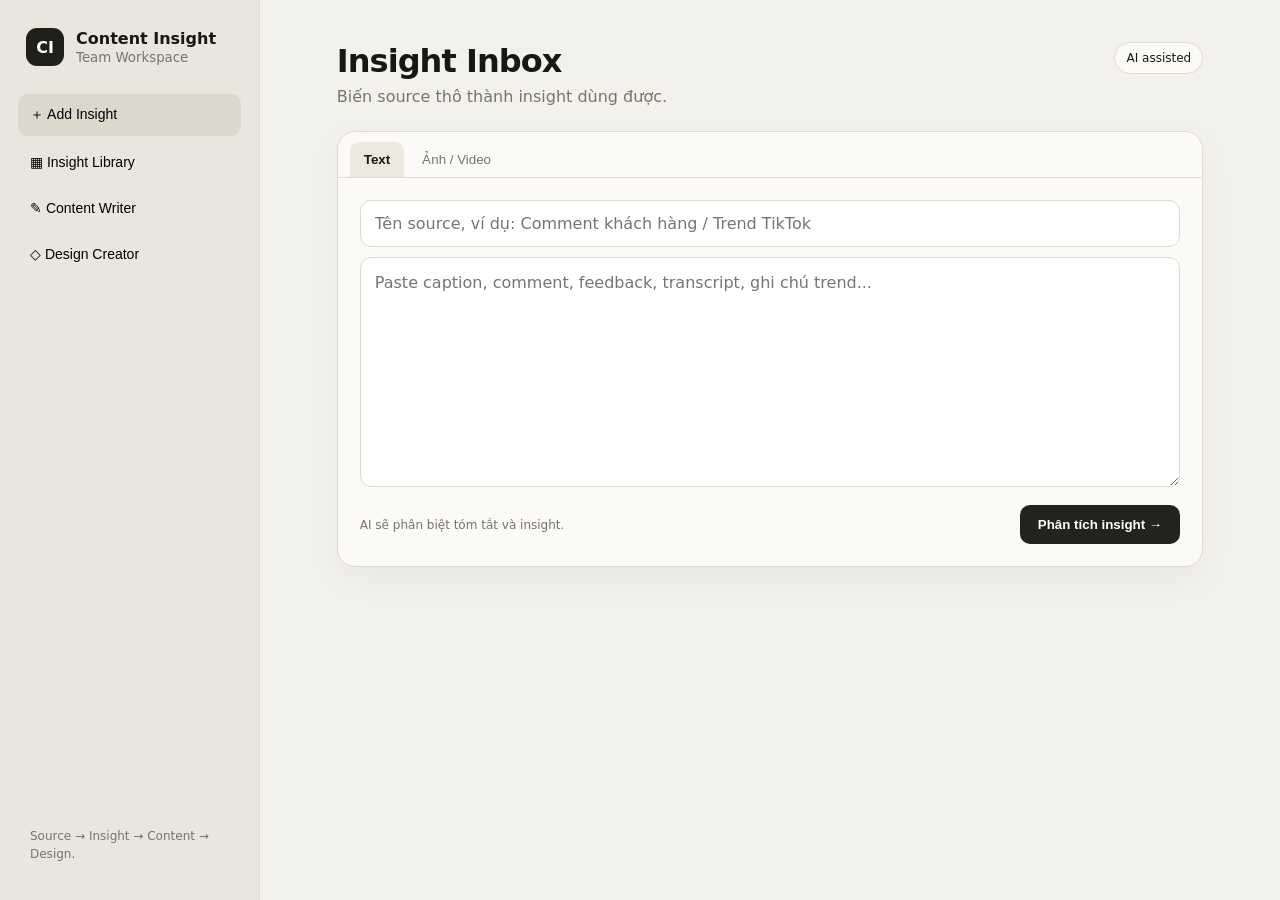
<file: index.html>
<!doctype html>
<html lang="vi">
<head>
<meta charset="utf-8"><meta name="viewport" content="width=device-width,initial-scale=1">
<title>Content Insight Hub</title><link rel="stylesheet" href="/static/app.css">
</head>
<body>
<div class="shell">
<aside>
  <div class="brand"><div class="logo">CI</div><div><b>Content Insight</b><small>Team Workspace</small></div></div>
  <nav>
    <button class="nav active" data-view="inbox">＋ Add Insight</button>
    <button class="nav" data-view="library">▦ Insight Library</button>
    <button class="nav" data-view="writer">✎ Content Writer</button>
    <button class="nav" data-view="design">◇ Design Creator</button>
  </nav>
  <div class="aside-note">Source → Insight → Content → Design.</div>
</aside>
<main>
<section id="inbox" class="view active">
<header><div><h1>Insight Inbox</h1><p>Biến source thô thành insight dùng được.</p></div><span class="pill">AI assisted</span></header>
<div class="card composer">
  <div class="tabs"><button class="tab active" data-tab="text">Text</button><button class="tab" data-tab="file">Ảnh / Video</button></div>
  <div id="tab-text" class="tabpane active">
    <input id="textName" class="title-input" placeholder="Tên source, ví dụ: Comment khách hàng / Trend TikTok">
    <textarea id="textInput" placeholder="Paste caption, comment, feedback, transcript, ghi chú trend..."></textarea>
    <div class="actions"><span class="hint">AI sẽ phân biệt tóm tắt và insight.</span><button class="primary" id="analyzeText">Phân tích insight →</button></div>
  </div>
  <div id="tab-file" class="tabpane">
    <label class="drop"><input id="fileInput" type="file" accept="image/*,video/*"><div class="drop-icon">↑</div><b>Thả ảnh hoặc video vào đây</b><span>Ảnh: OCR + hiểu hình ảnh · Video: transcript + phân tích frame</span></label>
    <div id="fileMeta" class="file-meta"></div>
    <div class="actions"><span class="hint">Video dài sẽ cần nhiều thời gian xử lý hơn.</span><button class="primary" id="analyzeFile">Upload & phân tích →</button></div>
  </div>
</div>
<div id="loading" class="loading hidden"><span></span><div><b>AI đang xử lý source…</b></div></div>
<div id="result"></div>
</section>

<section id="library" class="view">
<header><div><h1>Insight Library</h1><p>Kho insight chung cho cả team.</p></div></header>
<div class="toolbar"><input id="search" placeholder="Tìm insight, tag, source…"><button id="refresh">↻</button></div>
<div id="libraryGrid" class="library-grid"></div>
</section>

<section id="writer" class="view">
<header><div><h1>Content Writer</h1><p>Từ insight → tự viết ngay 2 phiên bản có thể đăng.</p></div><span class="pill">2 versions</span></header>
<div class="card section-card">
  <label class="field-label">Insight / ý chính</label>
  <textarea id="writerInsight" class="writer-textarea" placeholder="Paste insight hoặc bấm Viết content từ Insight Library…"></textarea>
  <div class="form-row">
    <div><label class="field-label">Nền tảng</label><select id="writerPlatform"><option>Facebook</option><option>TikTok</option><option>Instagram</option><option>Threads</option></select></div>
    <div><label class="field-label">Mục tiêu</label><select id="writerObjective"><option>Bán hàng</option><option>Tăng tương tác</option><option>Branding</option><option>Giáo dục</option></select></div>
  </div>
  <label class="field-label">Yêu cầu thêm</label>
  <textarea id="writerExtra" class="small-textarea" placeholder="Ví dụ: giọng gần gũi hơn, tránh dùng từ “nàng”, CTA inbox nhẹ, ưu tiên caption ngắn…"></textarea>
  <div class="actions"><span class="hint">Không tạo storytelling riêng.</span><button class="primary" id="generateContent">Tạo 2 phiên bản →</button></div>
</div>
<div id="writerLoading" class="loading hidden"><span></span><div><b>Đang viết content…</b></div></div>
<div id="writerResult" class="content-results"></div>
</section>

<section id="design" class="view">
<header><div><h1>Design Creator</h1><p>Ảnh ref Pinterest + ảnh bên mình + yêu cầu → design mới.</p></div><span class="pill">GPT Image</span></header>
<div class="card section-card">
  <div class="image-pair">
    <div><label class="field-label">1. Ảnh ref design Pinterest</label>
      <label class="image-drop"><input id="designRef" type="file" accept="image/*"><img id="refPreview"><div class="empty-preview"><b>＋ Upload reference</b><span>Layout / typography / mood</span></div></label>
    </div>
    <div><label class="field-label">2. Ảnh chụp bên mình</label>
      <label class="image-drop"><input id="designPhoto" type="file" accept="image/*"><img id="photoPreview"><div class="empty-preview"><b>＋ Upload ảnh chụp</b><span>Ảnh chính đưa vào design</span></div></label>
    </div>
  </div>
  <label class="field-label">3. Yêu cầu thiết kế</label>
  <textarea id="designInstruction" class="design-request" placeholder="Ví dụ: giữ tinh thần layout ref, thay ảnh chính bằng ảnh bên mình, text SUMMER SALE, tone beige premium…"></textarea>
  <div class="form-row"><div><label class="field-label">Tỷ lệ</label><select id="designSize"><option value="1024x1024">1:1 Square</option><option value="1024x1536">2:3 Vertical</option><option value="1536x1024">3:2 Horizontal</option></select></div></div>
  <div class="actions"><span class="hint">Không bê nguyên watermark/logo từ ref.</span><button class="primary" id="generateDesign">Tạo design →</button></div>
</div>
<div id="designLoading" class="loading hidden"><span></span><div><b>Đang tạo design…</b><small>Có thể mất vài chục giây.</small></div></div>
<div id="designResult"></div>
</section>
</main>
</div>
<script src="/static/app.js?v=2113"></script>
</body>
</html>
</file>
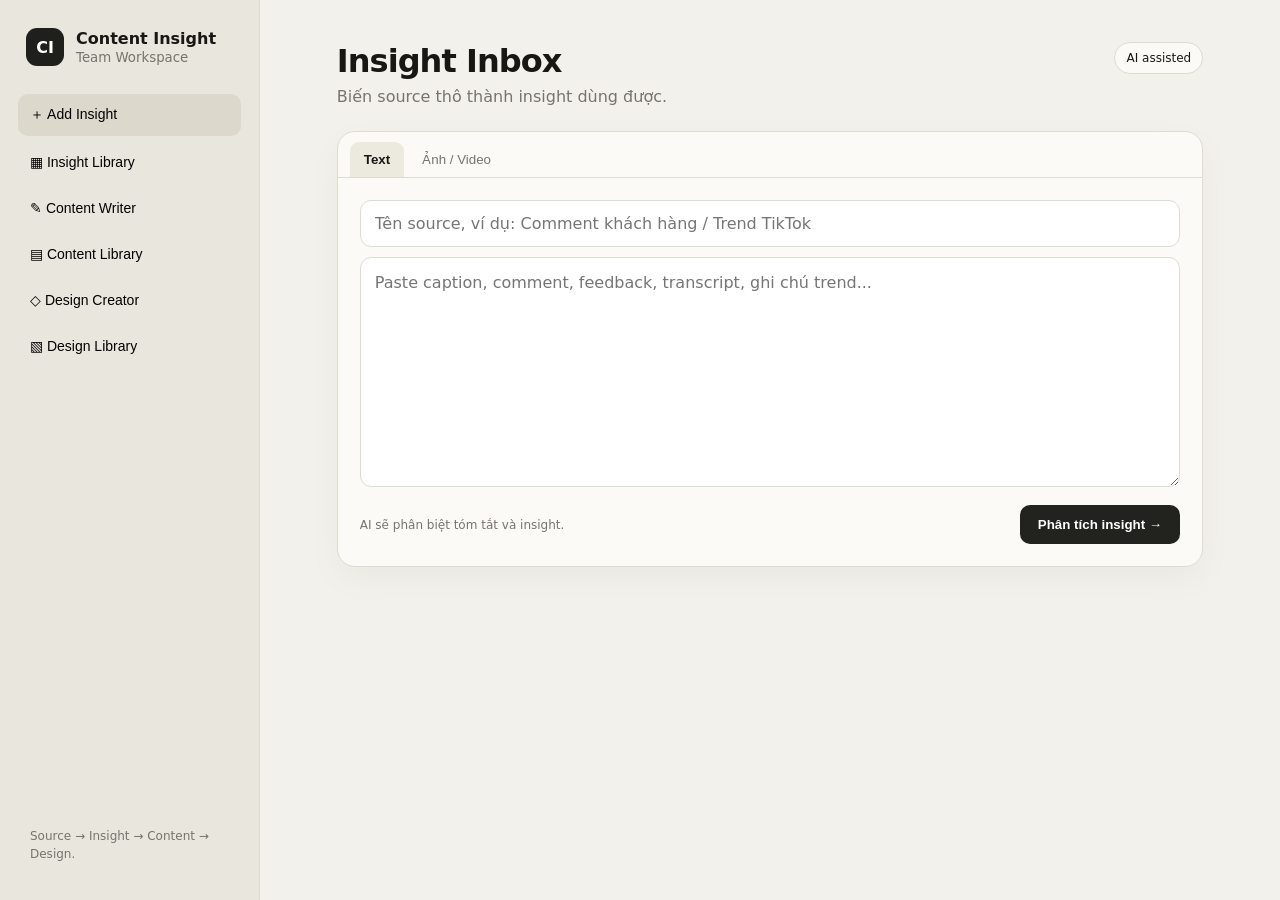
<file: templates/index.html>
<!doctype html>
<html lang="vi">
<head>
<meta charset="utf-8"><meta name="viewport" content="width=device-width,initial-scale=1">
<title>Content Insight Hub</title><link rel="stylesheet" href="/static/app.css">
</head>
<body>
<div class="shell">
<aside>
  <div class="brand"><div class="logo">CI</div><div><b>Content Insight</b><small>Team Workspace</small></div></div>
  <nav>
    <button class="nav active" data-view="inbox">＋ Add Insight</button>
    <button class="nav" data-view="library">▦ Insight Library</button>
    <button class="nav" data-view="writer">✎ Content Writer</button><button class="nav" data-view="contentlib">▤ Content Library</button>
    <button class="nav" data-view="design">◇ Design Creator</button><button class="nav" data-view="designlib">▧ Design Library</button>
  </nav>
  <div class="aside-note">Source → Insight → Content → Design.</div>
</aside>
<main>
<section id="inbox" class="view active">
<header><div><h1>Insight Inbox</h1><p>Biến source thô thành insight dùng được.</p></div><span class="pill">AI assisted</span></header>
<div class="card composer">
  <div class="tabs"><button class="tab active" data-tab="text">Text</button><button class="tab" data-tab="file">Ảnh / Video</button></div>
  <div id="tab-text" class="tabpane active">
    <input id="textName" class="title-input" placeholder="Tên source, ví dụ: Comment khách hàng / Trend TikTok">
    <textarea id="textInput" placeholder="Paste caption, comment, feedback, transcript, ghi chú trend..."></textarea>
    <div class="actions"><span class="hint">AI sẽ phân biệt tóm tắt và insight.</span><button class="primary" id="analyzeText">Phân tích insight →</button></div>
  </div>
  <div id="tab-file" class="tabpane">
    <label class="drop"><input id="fileInput" type="file" accept="image/*,video/*"><div class="drop-icon">↑</div><b>Thả ảnh hoặc video vào đây</b><span>Ảnh: OCR + hiểu hình ảnh · Video: transcript + phân tích frame</span></label>
    <div id="fileMeta" class="file-meta"></div>
    <div class="actions"><span class="hint">Video dài sẽ cần nhiều thời gian xử lý hơn.</span><button class="primary" id="analyzeFile">Upload & phân tích →</button></div>
  </div>
</div>
<div id="loading" class="loading hidden"><span></span><div><b>AI đang xử lý source…</b></div></div>
<div id="result"></div>
</section>

<section id="library" class="view">
<header><div><h1>Insight Library</h1><p>Kho insight chung cho cả team.</p></div></header>
<div class="toolbar"><input id="search" placeholder="Tìm insight, tag, source…"><button id="refresh">↻</button></div>
<div id="libraryGrid" class="library-grid"></div>
</section>

<section id="writer" class="view">
<header><div><h1>Content Writer</h1><p>Từ insight → tự viết ngay 2 phiên bản có thể đăng.</p></div><span class="pill">2 versions</span></header>
<div id="linkedContentNotice" class="linked-notice hidden"></div><div class="card section-card">
  <label class="field-label">Insight / ý chính</label>
  <textarea id="writerInsight" class="writer-textarea" placeholder="Paste insight hoặc bấm Viết content từ Insight Library…"></textarea>
  <div class="form-row">
    <div><label class="field-label">Nền tảng</label><select id="writerPlatform"><option>Facebook</option><option>TikTok</option><option>Instagram</option><option>Threads</option></select></div>
    <div><label class="field-label">Mục tiêu</label><select id="writerObjective"><option>Bán hàng</option><option>Tăng tương tác</option><option>Branding</option><option>Giáo dục</option></select></div>
  </div>
  <label class="field-label">Yêu cầu thêm</label>
  <textarea id="writerExtra" class="small-textarea" placeholder="Ví dụ: giọng gần gũi hơn, tránh dùng từ “nàng”, CTA inbox nhẹ, ưu tiên caption ngắn…"></textarea>
  <div class="actions"><span class="hint">Không tạo storytelling riêng.</span><button class="primary" id="generateContent">Tạo 2 phiên bản →</button></div>
</div>
<div id="writerLoading" class="loading hidden"><span></span><div><b>Đang viết content…</b></div></div>
<div id="writerResult" class="content-results"></div>
</section>


<section id="contentlib" class="view">
<header><div><h1>Content Library</h1><p>Content đã tạo; design tạo từ content sẽ nằm chung tại đây.</p></div></header>
<div id="contentLibraryGrid" class="content-library-grid"></div>
</section>

<section id="designlib" class="view">
<header><div><h1>Design Library</h1><p>Chỉ lưu design được tạo độc lập.</p></div></header>
<div id="designLibraryGrid" class="design-library-grid"></div>
</section>

<section id="design" class="view">
<header><div><h1>Design Creator</h1><p>Ảnh ref Pinterest + nhiều ảnh bên mình + yêu cầu → design mới.</p></div><span class="pill">GPT Image</span></header>
<div class="card section-card">
  <div class="image-pair">
    <div>
      <label class="field-label">1. Ảnh ref design Pinterest</label>
      <label class="image-drop">
        <input id="designRef" type="file" accept="image/*">
        <img id="refPreview">
        <div class="empty-preview"><b>＋ Upload hoặc Paste ảnh</b><span>Click để chọn file · Cmd/Ctrl + V để paste</span></div>
      </label>
    </div>
    <div>
      <label class="field-label">2. Ảnh chụp bên mình — chọn nhiều ảnh</label>
      <label class="image-drop multi-photo-drop">
        <input id="designPhotos" type="file" accept="image/*" multiple>
        <div id="photoPreviewGrid" class="photo-preview-grid"></div>
        <div class="empty-preview" id="photoEmpty"><b>＋ Upload hoặc Paste nhiều ảnh</b><span>Click chọn file · Cmd/Ctrl + V để thêm ảnh</span></div>
      </label>
      <div id="photoCount" class="file-meta"></div>
    </div>
  </div>

  <label class="field-label">3. Yêu cầu thiết kế</label>
  <textarea id="designInstruction" class="design-request" placeholder="Ví dụ: giữ tinh thần layout ref, chọn 2–3 ảnh phù hợp nhất trong loạt ảnh bên mình, text SUMMER SALE, tone beige premium…"></textarea>

  <div class="size-panel">
    <div class="size-head">
      <div><label class="field-label">4. Kích thước output</label><div class="hint">Ưu tiên mặc định 2:1.</div></div>
      <button type="button" class="ratio-btn active" data-ratio="2:1">2:1</button>
      <button type="button" class="ratio-btn" data-ratio="1:1">1:1</button>
      <button type="button" class="ratio-btn" data-ratio="9:16">9:16</button>
      <button type="button" class="ratio-btn" data-ratio="16:9">16:9</button>
    </div>

    <div class="dimension-row">
      <div><label class="field-label">Width (px)</label><input id="designWidth" class="dimension-input" type="number" min="512" max="4096" value="1600"></div>
      <div class="dimension-x">×</div>
      <div><label class="field-label">Height (px)</label><input id="designHeight" class="dimension-input" type="number" min="512" max="4096" value="800"></div>
      <div id="ratioDisplay" class="ratio-display">2:1</div>
    </div>
  </div>

  <div class="actions"><span class="hint">Output cuối được crop/resize chính xác theo Width × Height.</span><button class="primary" id="generateDesign">Tạo design →</button></div>
</div>
<div id="designLoading" class="loading hidden"><span></span><div><b>Đang tạo design…</b><small>Có thể mất vài chục giây.</small></div></div>
<div id="designResult"></div>
</section>
</main>
</div>
<script src="/static/app.js?v=2150"></script>
</body>
</html>
</file>
<file: static/app.css>
:root{--bg:#f3f1eb;--panel:#fbfaf7;--ink:#171713;--muted:#77746d;--line:#dedbd1;--accent:#22221e;--soft:#ece9df}
*{box-sizing:border-box}body{margin:0;font-family:Inter,ui-sans-serif,system-ui,-apple-system,BlinkMacSystemFont,"Segoe UI",sans-serif;background:var(--bg);color:var(--ink)}
.shell{display:grid;grid-template-columns:260px 1fr;min-height:100vh}aside{padding:24px 18px;border-right:1px solid var(--line);background:#e9e6dd;display:flex;flex-direction:column}
.brand{display:flex;gap:12px;align-items:center;padding:4px 8px 28px}.brand small{display:block;color:var(--muted);margin-top:2px}.logo{width:38px;height:38px;border-radius:11px;background:#1f1f1b;color:white;display:grid;place-items:center;font-weight:800}
nav{display:grid;gap:6px}.nav{border:0;background:transparent;text-align:left;padding:12px;border-radius:10px;font-size:14px;cursor:pointer}.nav.active,.nav:hover{background:#dcd8cc}
.aside-note{margin-top:auto;font-size:12px;line-height:1.55;color:var(--muted);padding:12px}main{padding:42px 6vw 70px}.view{display:none;max-width:1120px;margin:auto}.view.active{display:block}
header{display:flex;justify-content:space-between;align-items:flex-start;margin-bottom:25px}h1{font-size:32px;margin:0 0 7px;letter-spacing:-.03em}header p{margin:0;color:var(--muted)}.pill{padding:8px 11px;border:1px solid var(--line);border-radius:999px;font-size:12px;background:var(--panel)}
.card{background:var(--panel);border:1px solid var(--line);border-radius:18px;box-shadow:0 12px 35px rgba(32,31,27,.04)}.composer{overflow:hidden}.tabs{padding:10px 12px 0;border-bottom:1px solid var(--line);display:flex;gap:4px}.tab{background:none;border:0;padding:10px 14px;border-radius:9px 9px 0 0;cursor:pointer;color:var(--muted)}.tab.active{color:var(--ink);font-weight:700;background:var(--soft)}
.tabpane{display:none;padding:22px}.tabpane.active{display:block}.title-input,textarea,.toolbar input{width:100%;border:1px solid var(--line);background:white;border-radius:11px;padding:13px 14px;font:inherit;outline:none}.title-input{margin-bottom:10px}textarea{min-height:230px;resize:vertical;line-height:1.55}
.actions{display:flex;justify-content:space-between;align-items:center;margin-top:14px}.hint{font-size:12px;color:var(--muted)}.primary{border:0;background:var(--accent);color:white;padding:12px 18px;border-radius:10px;font-weight:700;cursor:pointer}
.drop{border:1.5px dashed #b9b5aa;border-radius:14px;padding:55px 20px;display:grid;place-items:center;gap:8px;background:white;cursor:pointer;text-align:center}.drop input{display:none}.drop span{color:var(--muted);font-size:13px}.drop-icon{font-size:24px}.file-meta{font-size:13px;margin-top:10px;color:var(--muted)}
.loading{margin:22px 0;padding:16px 18px;border:1px solid var(--line);border-radius:14px;background:var(--panel);display:flex;gap:12px;align-items:center}.loading.hidden{display:none}.loading span{width:18px;height:18px;border:2px solid #bdb9ad;border-top-color:#222;border-radius:50%;animation:spin .8s linear infinite}@keyframes spin{to{transform:rotate(360deg)}}
.result-card,.section-card{padding:22px;margin-top:20px}.kicker{font-size:11px;text-transform:uppercase;letter-spacing:.11em;color:var(--muted);font-weight:800}.core{font-size:22px;line-height:1.35;margin:7px 0 14px}.cols{display:grid;grid-template-columns:1fr 1fr;gap:12px}.mini{padding:14px;background:var(--soft);border-radius:12px}.mini b{display:block;font-size:12px;margin-bottom:7px}.mini p{margin:0;color:#494741;line-height:1.45;font-size:14px}.angle-list{display:grid;grid-template-columns:repeat(2,1fr);gap:8px;margin-top:9px}.chip{border:1px solid var(--line);background:white;border-radius:10px;padding:11px;font-size:13px;line-height:1.4}
.toolbar{display:flex;gap:8px;margin-bottom:18px}.toolbar input{max-width:480px}.toolbar button{width:44px;border:1px solid var(--line);background:var(--panel);border-radius:10px;cursor:pointer}.library-grid{display:grid;grid-template-columns:repeat(2,1fr);gap:14px}.lib{background:var(--panel);border:1px solid var(--line);border-radius:15px;padding:18px}.lib-top{display:flex;justify-content:space-between;color:var(--muted);font-size:11px}.lib h3{font-size:17px;line-height:1.4;margin:12px 0}.tags{display:flex;gap:5px;flex-wrap:wrap}.tag{background:var(--soft);padding:5px 7px;border-radius:7px;font-size:11px}.lib footer{display:flex;gap:7px;margin-top:15px}.lib select,.lib .delete{border:1px solid var(--line);background:white;border-radius:8px;padding:7px;font-size:11px}.lib .delete{margin-left:auto;cursor:pointer}.error{margin-top:18px;padding:14px;border-radius:11px;background:#fff0ed;border:1px solid #efc5bb;color:#8b3026}
.field-label{display:block;font-size:12px;font-weight:800;margin:0 0 8px;color:#55524b}.writer-textarea{min-height:150px}.small-textarea{min-height:85px}.form-row{display:grid;grid-template-columns:1fr 1fr;gap:12px;margin:14px 0}.form-row select{width:100%;border:1px solid var(--line);background:white;border-radius:11px;padding:12px;font:inherit}
.content-results{display:grid;grid-template-columns:1fr 1fr;gap:14px;margin-top:20px}.content-version{padding:20px}.content-version h3{margin:5px 0 14px;font-size:18px}.content-body{white-space:pre-wrap;line-height:1.6;font-size:14px}.copy-btn,.download-btn,.write-btn{border:1px solid var(--line);background:white;border-radius:8px;padding:8px 10px;cursor:pointer;font-size:12px;margin-top:14px}
.image-pair{display:grid;grid-template-columns:1fr 1fr;gap:16px;margin-bottom:20px}.image-drop{min-height:330px;border:1.5px dashed #b9b5aa;border-radius:14px;background:white;display:grid;place-items:center;overflow:hidden;cursor:pointer;position:relative}.image-drop input{display:none}.image-drop img{display:none;width:100%;height:100%;object-fit:contain;max-height:420px}.image-drop.has-image img{display:block}.image-drop.has-image .empty-preview{display:none}.empty-preview{display:grid;place-items:center;gap:5px;color:var(--muted)}.empty-preview span{font-size:12px}.design-request{min-height:130px}.generated-design{margin-top:20px;padding:20px;text-align:center}.generated-design img{max-width:100%;max-height:900px;border-radius:12px}.generated-design .download-btn{display:inline-block;text-decoration:none;color:var(--ink)}
@media(max-width:800px){.shell{grid-template-columns:1fr}aside{display:none}main{padding:25px 16px}.cols,.library-grid,.angle-list,.content-results,.image-pair,.form-row{grid-template-columns:1fr}.image-drop{min-height:240px}}

.multi-photo-drop{padding:14px;align-content:center}
.photo-preview-grid{width:100%;display:grid;grid-template-columns:repeat(3,1fr);gap:8px}
.photo-thumb{position:relative;aspect-ratio:1/1;border-radius:9px;overflow:hidden;background:var(--soft)}
.photo-thumb img{display:block!important;width:100%;height:100%;object-fit:cover;max-height:none!important}
.photo-thumb span{position:absolute;right:5px;bottom:5px;background:rgba(0,0,0,.7);color:#fff;font-size:10px;width:20px;height:20px;border-radius:999px;display:grid;place-items:center}
.size-panel{margin-top:16px;padding:16px;border:1px solid var(--line);border-radius:14px;background:var(--soft)}
.size-head{display:flex;align-items:center;gap:8px;flex-wrap:wrap}.size-head>div:first-child{margin-right:auto}
.ratio-btn{border:1px solid var(--line);background:white;border-radius:9px;padding:8px 11px;cursor:pointer;font-weight:700}
.ratio-btn.active{background:var(--ink);color:white;border-color:var(--ink)}
.dimension-row{display:grid;grid-template-columns:1fr auto 1fr auto;gap:12px;align-items:end;margin-top:14px}
.dimension-input{width:100%;border:1px solid var(--line);background:white;border-radius:10px;padding:12px;font:inherit}
.dimension-x{padding-bottom:11px;font-size:20px;color:var(--muted)}
.ratio-display{padding:11px 12px;border-radius:10px;background:white;border:1px solid var(--line);font-weight:800;min-width:70px;text-align:center}
@media(max-width:800px){.dimension-row{grid-template-columns:1fr auto 1fr}.ratio-display{grid-column:1/-1}.photo-preview-grid{grid-template-columns:repeat(2,1fr)}}

.linked-notice{margin-bottom:14px;padding:12px 14px;border:1px solid var(--line);background:#fff7d9;border-radius:11px;font-size:13px}.linked-notice.hidden{display:none}
.content-actions{display:flex;gap:8px;align-items:center;flex-wrap:wrap;margin-top:14px}
.create-image-btn,.library-image-btn{border:1px solid var(--line);background:white;border-radius:8px;padding:8px 10px;cursor:pointer;font-size:12px}
.content-library-grid,.design-library-grid{display:grid;grid-template-columns:repeat(2,1fr);gap:14px}
.content-lib-card{padding:18px}.content-lib-card h3{margin:10px 0}.content-lib-image{width:100%;margin-top:14px;border-radius:11px;display:block}.no-image-note{margin-top:14px;padding:12px;background:var(--soft);border-radius:10px;color:var(--muted);font-size:12px}.clamp-content{max-height:170px;overflow:auto}.content-status{border:1px solid var(--line);background:white;border-radius:8px;padding:7px;font-size:12px}
.design-lib-card{overflow:hidden}.design-lib-card>img{width:100%;display:block;max-height:420px;object-fit:cover}.design-lib-meta{padding:14px}.design-lib-meta p{font-size:13px;color:var(--muted);line-height:1.5}
@media(max-width:800px){.content-library-grid,.design-library-grid{grid-template-columns:1fr}}
</file>
